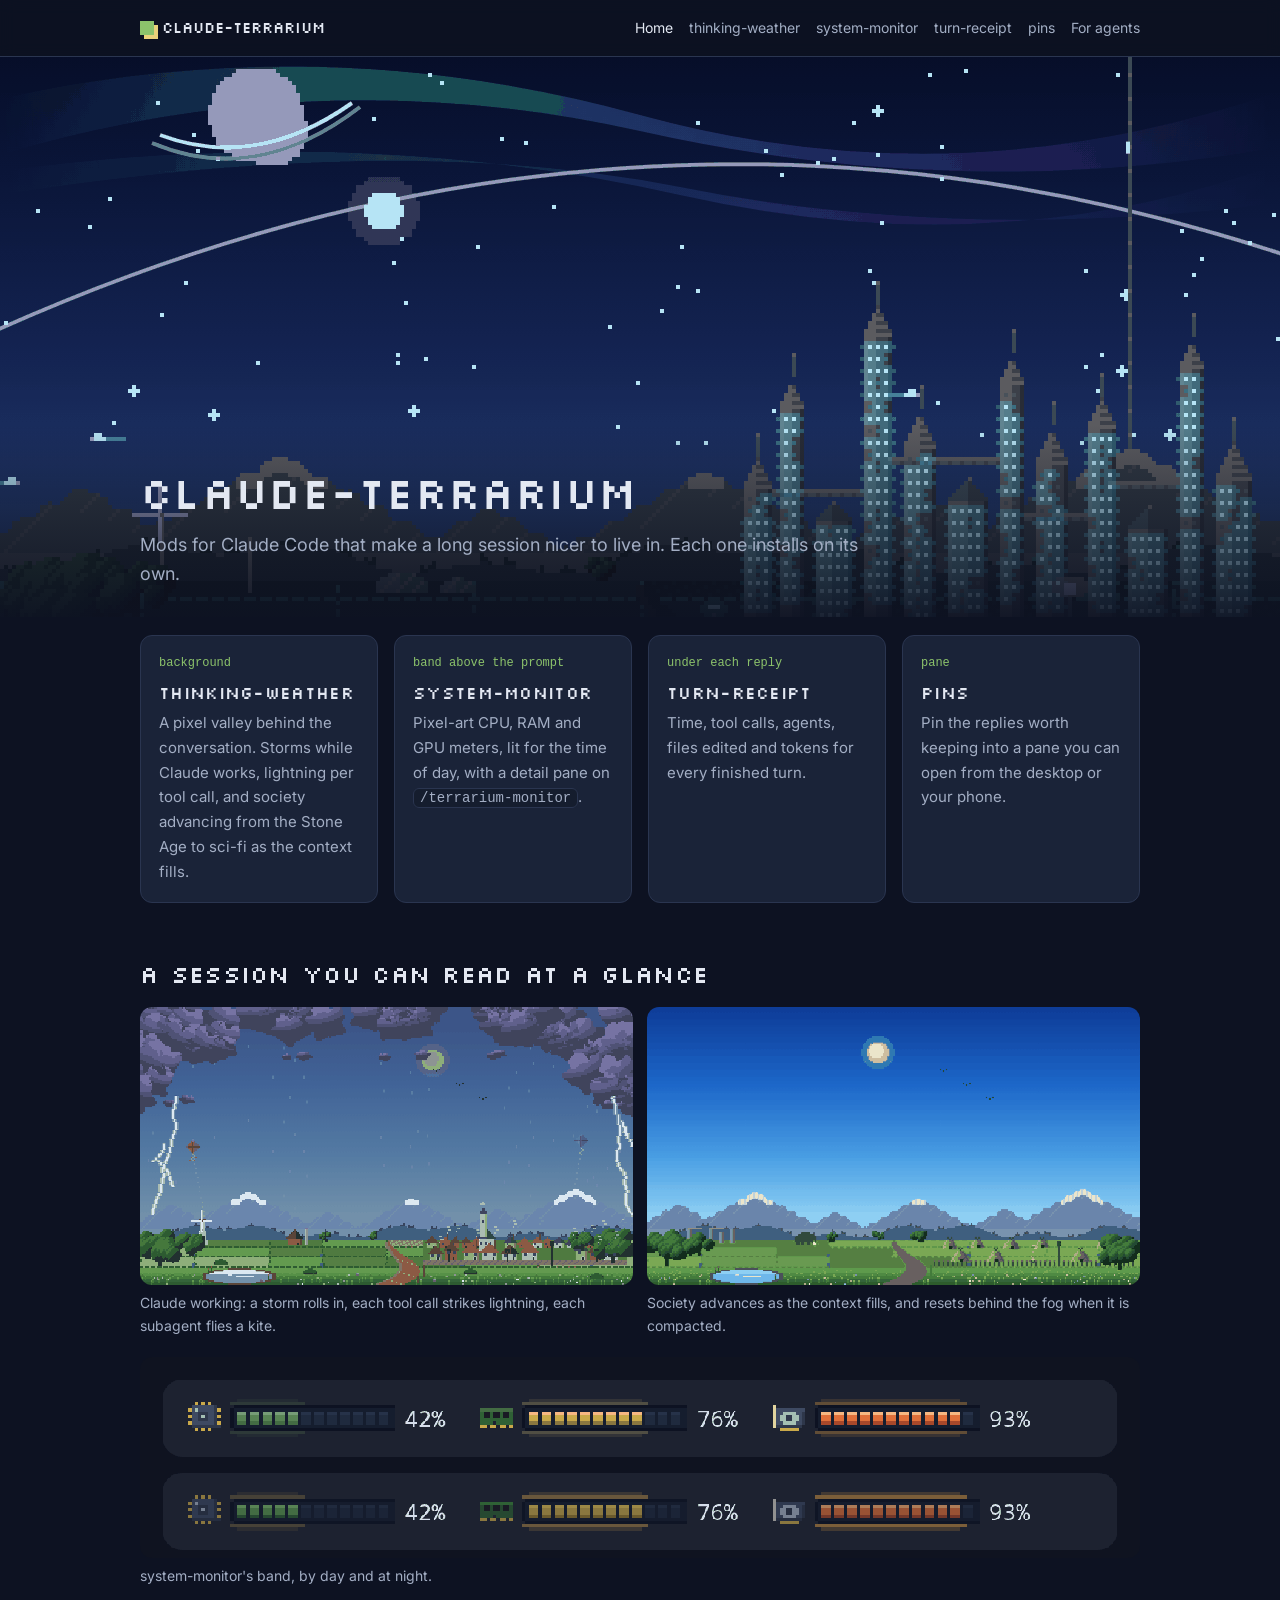
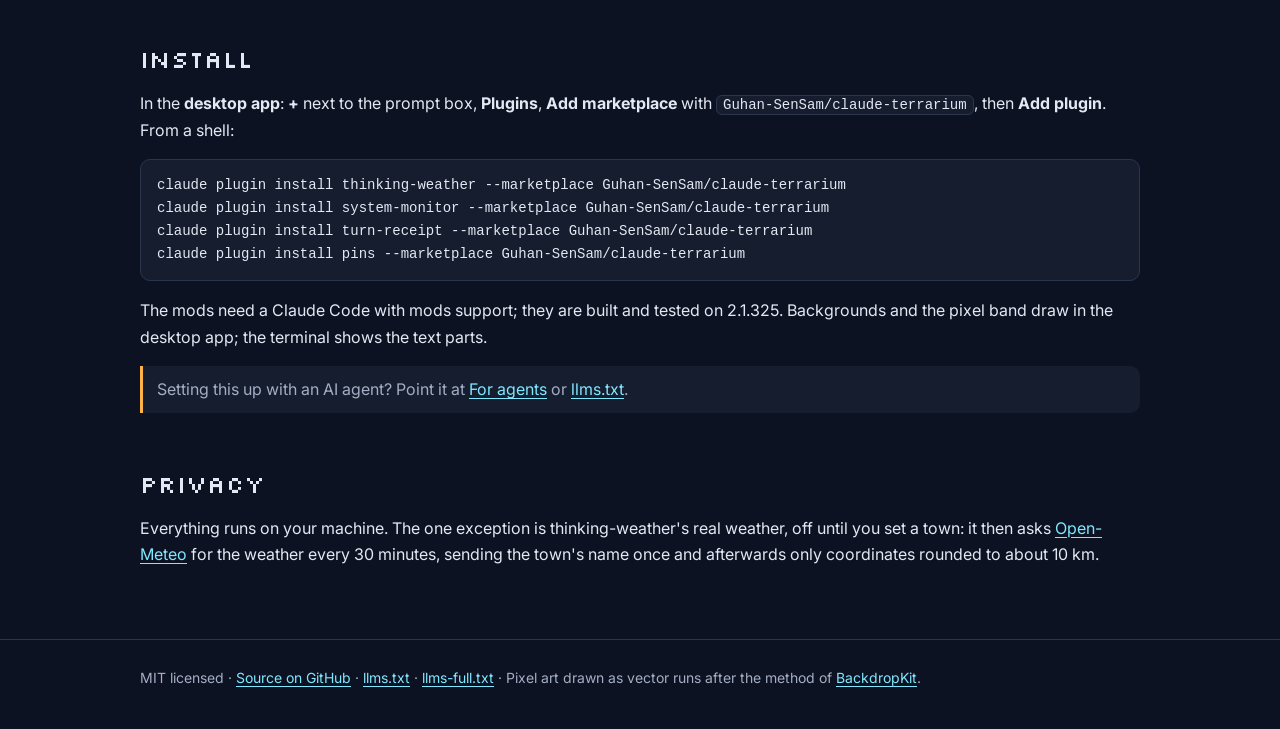
<file: docs/index.html>
<!doctype html>
<html lang="en">
<head>
<meta charset="utf-8">
<meta name="viewport" content="width=device-width, initial-scale=1">
<title>claude-terrarium: mods for Claude Code</title>
<meta name="description" content="A pixel-art world behind the conversation, a pixel system monitor, turn receipts and pinned replies for Claude Code.">
<link rel="alternate" type="text/plain" href="llms.txt" title="For AI agents">
<link rel="preconnect" href="https://fonts.googleapis.com">
<link rel="preconnect" href="https://fonts.gstatic.com" crossorigin>
<link href="https://fonts.googleapis.com/css2?family=Inter:wght@400;600&family=Silkscreen&display=swap" rel="stylesheet">
<link rel="stylesheet" href="style.css">
<meta property="og:title" content="claude-terrarium: mods for Claude Code">
<meta property="og:description" content="A pixel-art world behind the conversation, a pixel system monitor, turn receipts and pinned replies for Claude Code.">
<meta property="og:image" content="images/hero.png">
</head>
<body>
<header class="top"><div class="wrap">
<a class="brand" href="index.html">claude-terrarium</a>
<nav><a href="index.html" aria-current="page">Home</a> <a href="thinking-weather.html">thinking-weather</a> <a href="system-monitor.html">system-monitor</a> <a href="turn-receipt.html">turn-receipt</a> <a href="pins.html">pins</a> <a href="agents.html">For agents</a></nav>
</div></header>

<section class="hero">
<img src="images/hero.png" alt="A pixel-art valley at night: a sci-fi city of glowing spires under a ringed planet and an aurora" width="1280" height="720">
<div class="over"><div class="wrap">
<h1>claude-terrarium</h1>
<p class="lede">Mods for Claude Code that make a long session nicer to live in. Each one installs on its own.</p>
</div></div>
</section>
<main class="wrap">
<div class="cards">
<a class="card" href="thinking-weather.html"><span class="tag">background</span><h3>thinking-weather</h3><p>A pixel valley behind the conversation. Storms while Claude works, lightning per tool call, and society advancing from the Stone Age to sci-fi as the context fills.</p></a>
<a class="card" href="system-monitor.html"><span class="tag">band above the prompt</span><h3>system-monitor</h3><p>Pixel-art CPU, RAM and GPU meters, lit for the time of day, with a detail pane on <code>/terrarium-monitor</code>.</p></a>
<a class="card" href="turn-receipt.html"><span class="tag">under each reply</span><h3>turn-receipt</h3><p>Time, tool calls, agents, files edited and tokens for every finished turn.</p></a>
<a class="card" href="pins.html"><span class="tag">pane</span><h3>pins</h3><p>Pin the replies worth keeping into a pane you can open from the desktop or your phone.</p></a>
</div>

<h2>A session you can read at a glance</h2>
<div class="gallery">
<figure><img src="images/claude-working.png" alt="Storm clouds, rain, lightning and kites over the village" width="960" height="540"><figcaption>Claude working: a storm rolls in, each tool call strikes lightning, each subagent flies a kite.</figcaption></figure>
<figure><img src="images/eras.gif" alt="Stone Age, village, industrial town, modern city, sci-fi city, fog, Stone Age" width="640" height="360"><figcaption>Society advances as the context fills, and resets behind the fog when it is compacted.</figcaption></figure>
</div>
<figure class="wide"><img src="images/band.png" alt="Pixel-art CPU, RAM and GPU meters by day and at night" width="1240" height="250"><figcaption>system-monitor's band, by day and at night.</figcaption></figure>

<h2>Install</h2>
<p>In the <strong>desktop app</strong>: <strong>+</strong> next to the prompt box, <strong>Plugins</strong>, <strong>Add marketplace</strong> with <code>Guhan-SenSam/claude-terrarium</code>, then <strong>Add plugin</strong>. From a shell:</p>
<pre>claude plugin install thinking-weather --marketplace Guhan-SenSam/claude-terrarium
claude plugin install system-monitor --marketplace Guhan-SenSam/claude-terrarium
claude plugin install turn-receipt --marketplace Guhan-SenSam/claude-terrarium
claude plugin install pins --marketplace Guhan-SenSam/claude-terrarium</pre>
<p>The mods need a Claude Code with mods support; they are built and tested on 2.1.325. Backgrounds and the pixel band draw in the desktop app; the terminal shows the text parts.</p>
<p class="note">Setting this up with an AI agent? Point it at <a href="agents.html">For agents</a> or <a href="llms.txt">llms.txt</a>.</p>

<h2>Privacy</h2>
<p>Everything runs on your machine. The one exception is thinking-weather's real weather, off until you set a town: it then asks <a href="https://open-meteo.com">Open-Meteo</a> for the weather every 30 minutes, sending the town's name once and afterwards only coordinates rounded to about 10 km.</p>
</main>
<footer><div class="wrap">
MIT licensed · <a href="https://github.com/Guhan-SenSam/claude-terrarium">Source on GitHub</a> ·
<a href="llms.txt">llms.txt</a> · <a href="llms-full.txt">llms-full.txt</a> ·
Pixel art drawn as vector runs after the method of <a href="https://github.com/winchxyz/backdropkit">BackdropKit</a>.
</div></footer>
</body>
</html>
</file>
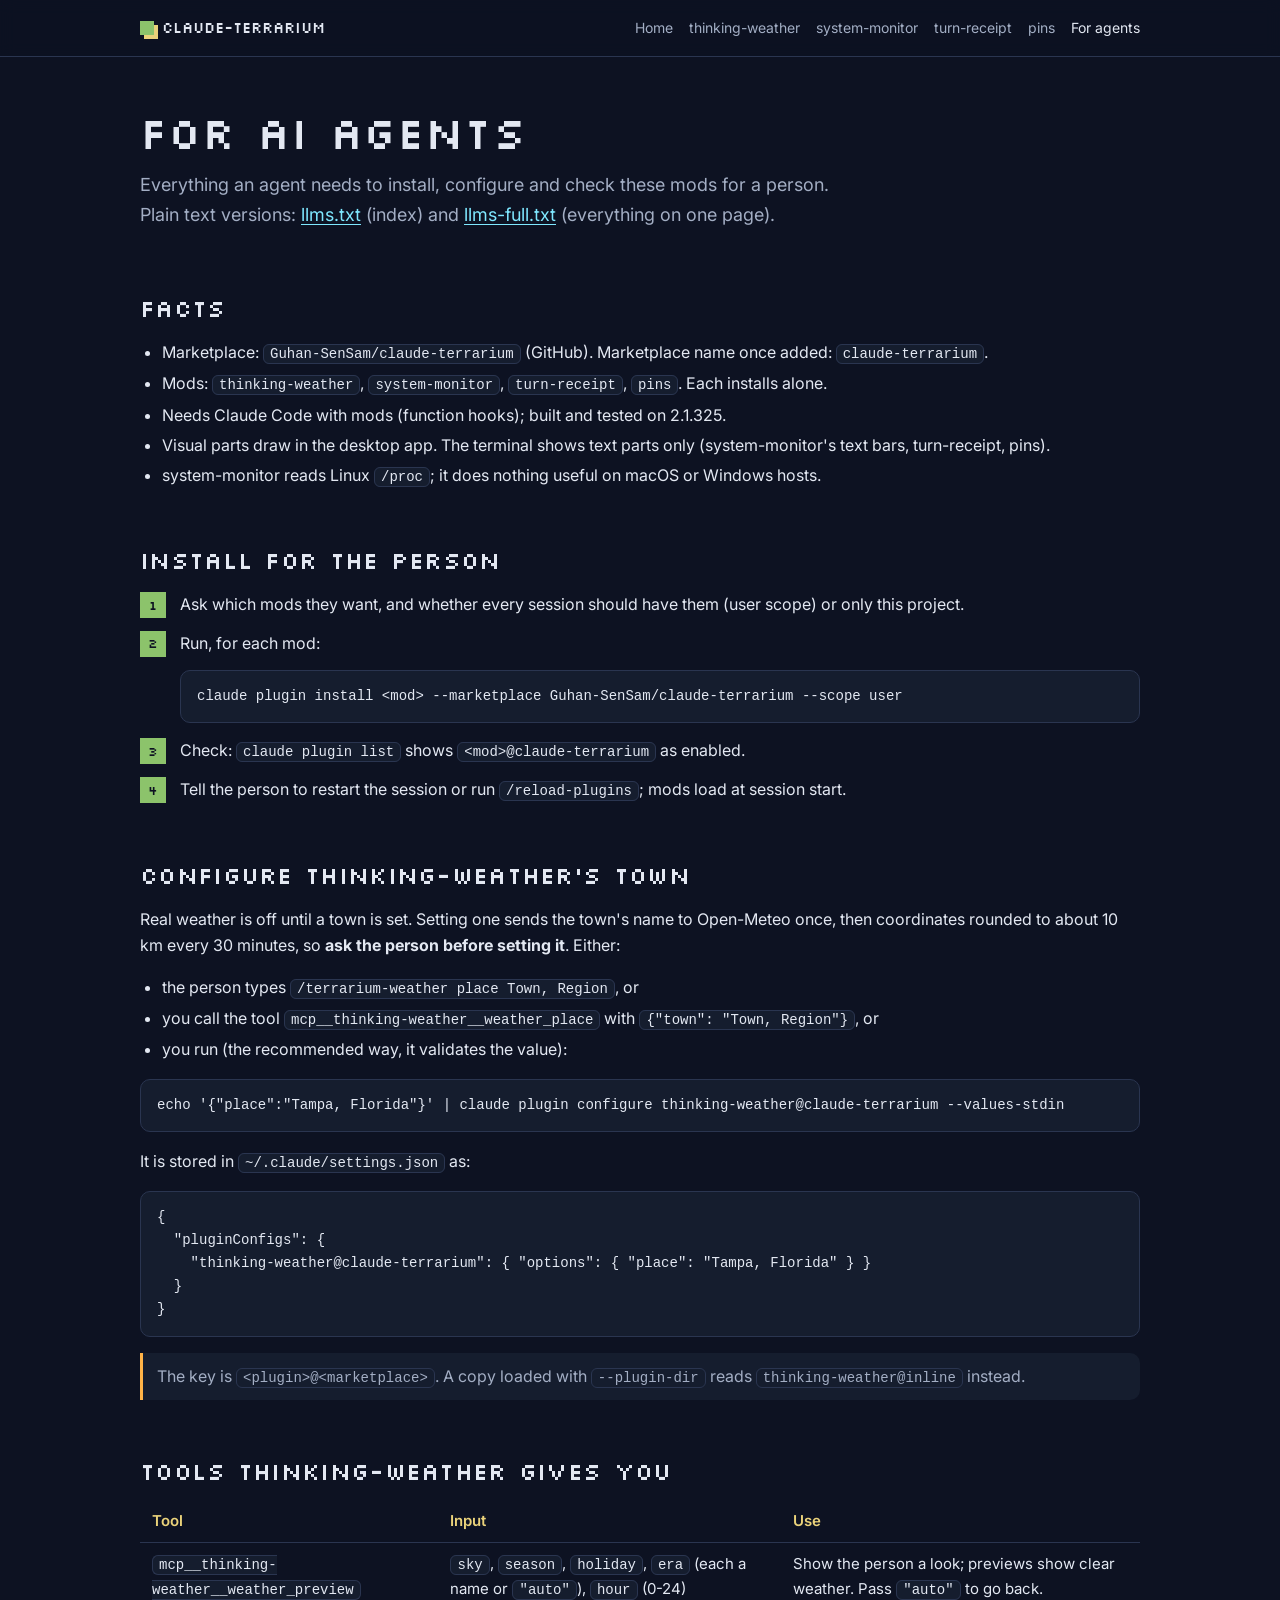
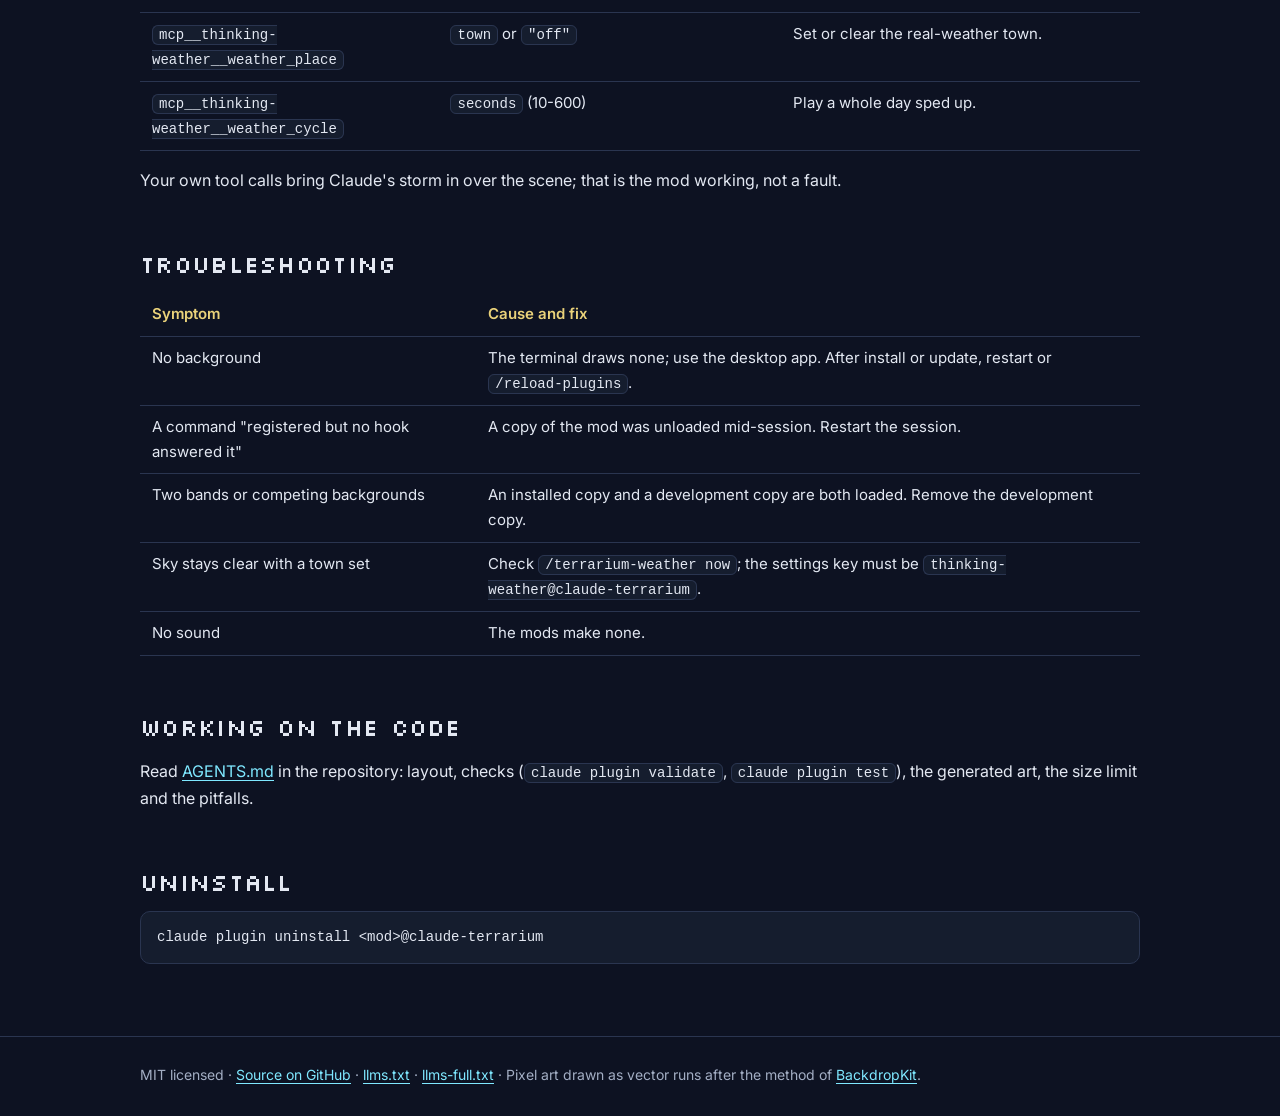
<file: docs/agents.html>
<!doctype html>
<html lang="en">
<head>
<meta charset="utf-8">
<meta name="viewport" content="width=device-width, initial-scale=1">
<title>For AI agents · claude-terrarium</title>
<meta name="description" content="How an AI agent installs, configures and checks the claude-terrarium Claude Code mods.">
<link rel="alternate" type="text/plain" href="llms.txt" title="For AI agents">
<link rel="preconnect" href="https://fonts.googleapis.com">
<link rel="preconnect" href="https://fonts.gstatic.com" crossorigin>
<link href="https://fonts.googleapis.com/css2?family=Inter:wght@400;600&family=Silkscreen&display=swap" rel="stylesheet">
<link rel="stylesheet" href="style.css">
<meta property="og:title" content="claude-terrarium: mods for Claude Code">
<meta property="og:description" content="How an AI agent installs, configures and checks the claude-terrarium Claude Code mods.">
<meta property="og:image" content="images/hero.png">
</head>
<body>
<header class="top"><div class="wrap">
<a class="brand" href="index.html">claude-terrarium</a>
<nav><a href="index.html">Home</a> <a href="thinking-weather.html">thinking-weather</a> <a href="system-monitor.html">system-monitor</a> <a href="turn-receipt.html">turn-receipt</a> <a href="pins.html">pins</a> <a href="agents.html" aria-current="page">For agents</a></nav>
</div></header>
<main class="wrap">
<div class="page-head">
<h1>For AI agents</h1>
<p class="lede">Everything an agent needs to install, configure and check these mods for a person. Plain text versions: <a href="llms.txt">llms.txt</a> (index) and <a href="llms-full.txt">llms-full.txt</a> (everything on one page).</p>
</div>

<h2>Facts</h2>
<ul>
<li>Marketplace: <code>Guhan-SenSam/claude-terrarium</code> (GitHub). Marketplace name once added: <code>claude-terrarium</code>.</li>
<li>Mods: <code>thinking-weather</code>, <code>system-monitor</code>, <code>turn-receipt</code>, <code>pins</code>. Each installs alone.</li>
<li>Needs Claude Code with mods (function hooks); built and tested on 2.1.325.</li>
<li>Visual parts draw in the desktop app. The terminal shows text parts only (system-monitor's text bars, turn-receipt, pins).</li>
<li>system-monitor reads Linux <code>/proc</code>; it does nothing useful on macOS or Windows hosts.</li>
</ul>

<h2>Install for the person</h2>
<ol class="steps">
<li>Ask which mods they want, and whether every session should have them (user scope) or only this project.</li>
<li>Run, for each mod: <pre>claude plugin install &lt;mod&gt; --marketplace Guhan-SenSam/claude-terrarium --scope user</pre></li>
<li>Check: <code>claude plugin list</code> shows <code>&lt;mod&gt;@claude-terrarium</code> as enabled.</li>
<li>Tell the person to restart the session or run <code>/reload-plugins</code>; mods load at session start.</li>
</ol>

<h2>Configure thinking-weather's town</h2>
<p>Real weather is off until a town is set. Setting one sends the town's name to Open-Meteo once, then coordinates rounded to about 10 km every 30 minutes, so <strong>ask the person before setting it</strong>. Either:</p>
<ul>
<li>the person types <code>/terrarium-weather place Town, Region</code>, or</li>
<li>you call the tool <code>mcp__thinking-weather__weather_place</code> with <code>{"town": "Town, Region"}</code>, or</li>
<li>you run (the recommended way, it validates the value):</li>
</ul>
<pre>echo '{"place":"Tampa, Florida"}' | claude plugin configure thinking-weather@claude-terrarium --values-stdin</pre>
<p>It is stored in <code>~/.claude/settings.json</code> as:</p>
<pre>{
  "pluginConfigs": {
    "thinking-weather@claude-terrarium": { "options": { "place": "Tampa, Florida" } }
  }
}</pre>
<p class="note">The key is <code>&lt;plugin&gt;@&lt;marketplace&gt;</code>. A copy loaded with <code>--plugin-dir</code> reads <code>thinking-weather@inline</code> instead.</p>

<h2>Tools thinking-weather gives you</h2>
<table>
<tr><th>Tool</th><th>Input</th><th>Use</th></tr>
<tr><td><code>mcp__thinking-weather__weather_preview</code></td><td><code>sky</code>, <code>season</code>, <code>holiday</code>, <code>era</code> (each a name or <code>"auto"</code>), <code>hour</code> (0-24)</td><td>Show the person a look; previews show clear weather. Pass <code>"auto"</code> to go back.</td></tr>
<tr><td><code>mcp__thinking-weather__weather_place</code></td><td><code>town</code> or <code>"off"</code></td><td>Set or clear the real-weather town.</td></tr>
<tr><td><code>mcp__thinking-weather__weather_cycle</code></td><td><code>seconds</code> (10-600)</td><td>Play a whole day sped up.</td></tr>
</table>
<p>Your own tool calls bring Claude's storm in over the scene; that is the mod working, not a fault.</p>

<h2>Troubleshooting</h2>
<table>
<tr><th>Symptom</th><th>Cause and fix</th></tr>
<tr><td>No background</td><td>The terminal draws none; use the desktop app. After install or update, restart or <code>/reload-plugins</code>.</td></tr>
<tr><td>A command "registered but no hook answered it"</td><td>A copy of the mod was unloaded mid-session. Restart the session.</td></tr>
<tr><td>Two bands or competing backgrounds</td><td>An installed copy and a development copy are both loaded. Remove the development copy.</td></tr>
<tr><td>Sky stays clear with a town set</td><td>Check <code>/terrarium-weather now</code>; the settings key must be <code>thinking-weather@claude-terrarium</code>.</td></tr>
<tr><td>No sound</td><td>The mods make none.</td></tr>
</table>

<h2>Working on the code</h2>
<p>Read <a href="https://github.com/Guhan-SenSam/claude-terrarium/blob/main/AGENTS.md">AGENTS.md</a> in the repository: layout, checks (<code>claude plugin validate</code>, <code>claude plugin test</code>), the generated art, the size limit and the pitfalls.</p>

<h2>Uninstall</h2>
<pre>claude plugin uninstall &lt;mod&gt;@claude-terrarium</pre>
</main>
<footer><div class="wrap">
MIT licensed · <a href="https://github.com/Guhan-SenSam/claude-terrarium">Source on GitHub</a> ·
<a href="llms.txt">llms.txt</a> · <a href="llms-full.txt">llms-full.txt</a> ·
Pixel art drawn as vector runs after the method of <a href="https://github.com/winchxyz/backdropkit">BackdropKit</a>.
</div></footer>
</body>
</html>
</file>
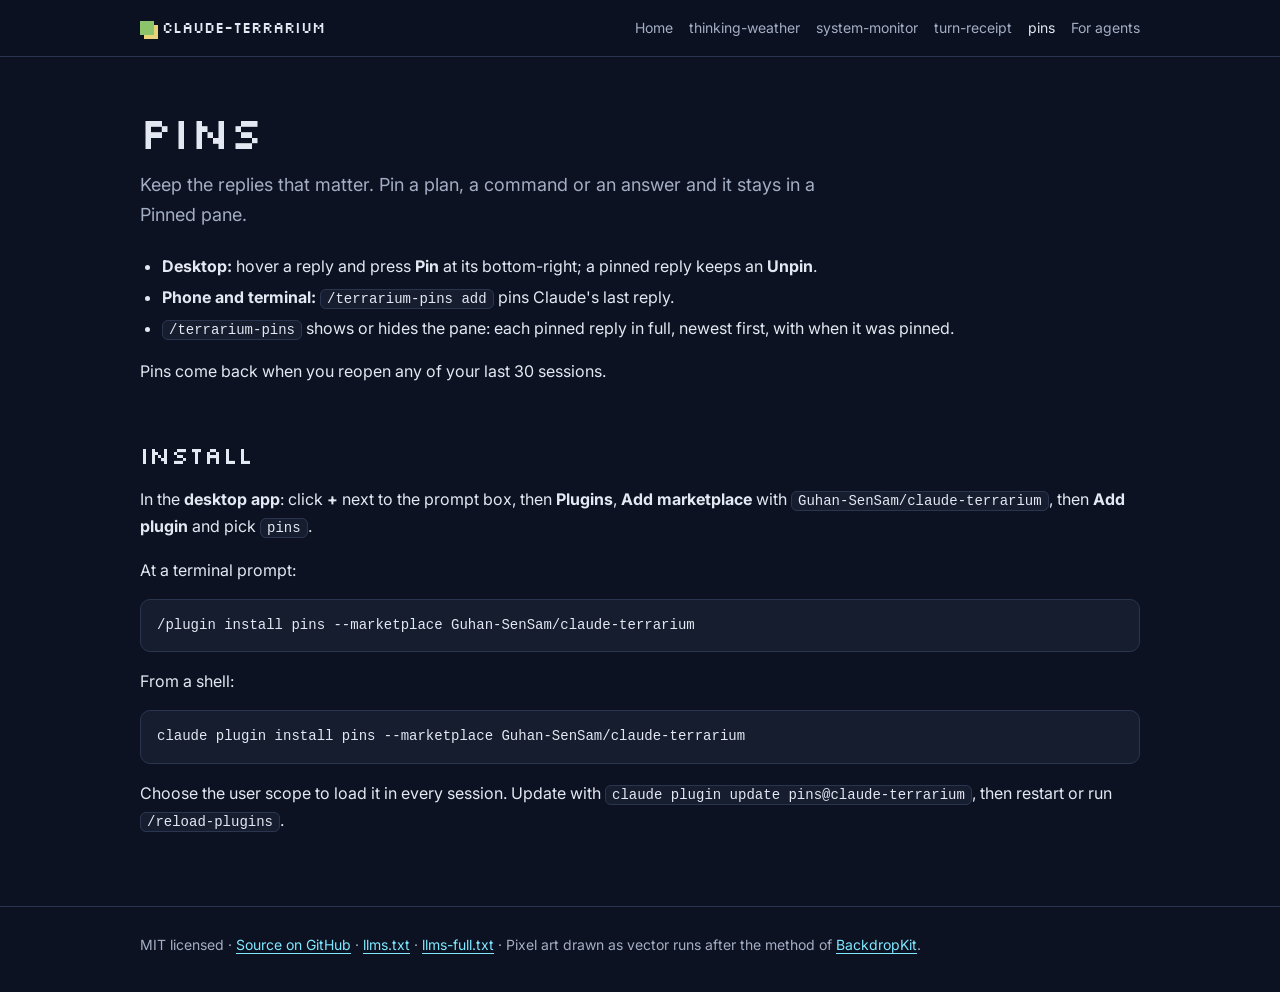
<file: docs/pins.html>
<!doctype html>
<html lang="en">
<head>
<meta charset="utf-8">
<meta name="viewport" content="width=device-width, initial-scale=1">
<title>pins · claude-terrarium</title>
<meta name="description" content="Pin Claude Code replies into a pane you can come back to.">
<link rel="alternate" type="text/plain" href="llms.txt" title="For AI agents">
<link rel="preconnect" href="https://fonts.googleapis.com">
<link rel="preconnect" href="https://fonts.gstatic.com" crossorigin>
<link href="https://fonts.googleapis.com/css2?family=Inter:wght@400;600&family=Silkscreen&display=swap" rel="stylesheet">
<link rel="stylesheet" href="style.css">
<meta property="og:title" content="pins · claude-terrarium">
<meta property="og:description" content="Pin Claude Code replies into a pane you can come back to.">
<meta property="og:image" content="images/hero.png">
</head>
<body>
<header class="top"><div class="wrap">
<a class="brand" href="index.html">claude-terrarium</a>
<nav><a href="index.html">Home</a> <a href="thinking-weather.html">thinking-weather</a> <a href="system-monitor.html">system-monitor</a> <a href="turn-receipt.html">turn-receipt</a> <a href="pins.html" aria-current="page">pins</a> <a href="agents.html">For agents</a></nav>
</div></header>

<main class="wrap">
<div class="page-head">
<h1>pins</h1>
<p class="lede">Keep the replies that matter. Pin a plan, a command or an answer and it stays in a Pinned pane.</p>
</div>
<ul>
<li><strong>Desktop:</strong> hover a reply and press <strong>Pin</strong> at its bottom-right; a pinned reply keeps an <strong>Unpin</strong>.</li>
<li><strong>Phone and terminal:</strong> <code>/terrarium-pins add</code> pins Claude's last reply.</li>
<li><code>/terrarium-pins</code> shows or hides the pane: each pinned reply in full, newest first, with when it was pinned.</li>
</ul>
<p>Pins come back when you reopen any of your last 30 sessions.</p>
<h2 id="install">Install</h2>
<p>In the <strong>desktop app</strong>: click <strong>+</strong> next to the prompt box, then <strong>Plugins</strong>, <strong>Add marketplace</strong> with <code>Guhan-SenSam/claude-terrarium</code>, then <strong>Add plugin</strong> and pick <code>pins</code>.</p>
<p>At a terminal prompt:</p>
<pre>/plugin install pins --marketplace Guhan-SenSam/claude-terrarium</pre>
<p>From a shell:</p>
<pre>claude plugin install pins --marketplace Guhan-SenSam/claude-terrarium</pre>
<p>Choose the user scope to load it in every session. Update with <code>claude plugin update pins@claude-terrarium</code>, then restart or run <code>/reload-plugins</code>.</p>

</main>
<footer><div class="wrap">
MIT licensed · <a href="https://github.com/Guhan-SenSam/claude-terrarium">Source on GitHub</a> ·
<a href="llms.txt">llms.txt</a> · <a href="llms-full.txt">llms-full.txt</a> ·
Pixel art drawn as vector runs after the method of <a href="https://github.com/winchxyz/backdropkit">BackdropKit</a>.
</div></footer>
</body>
</html>
</file>
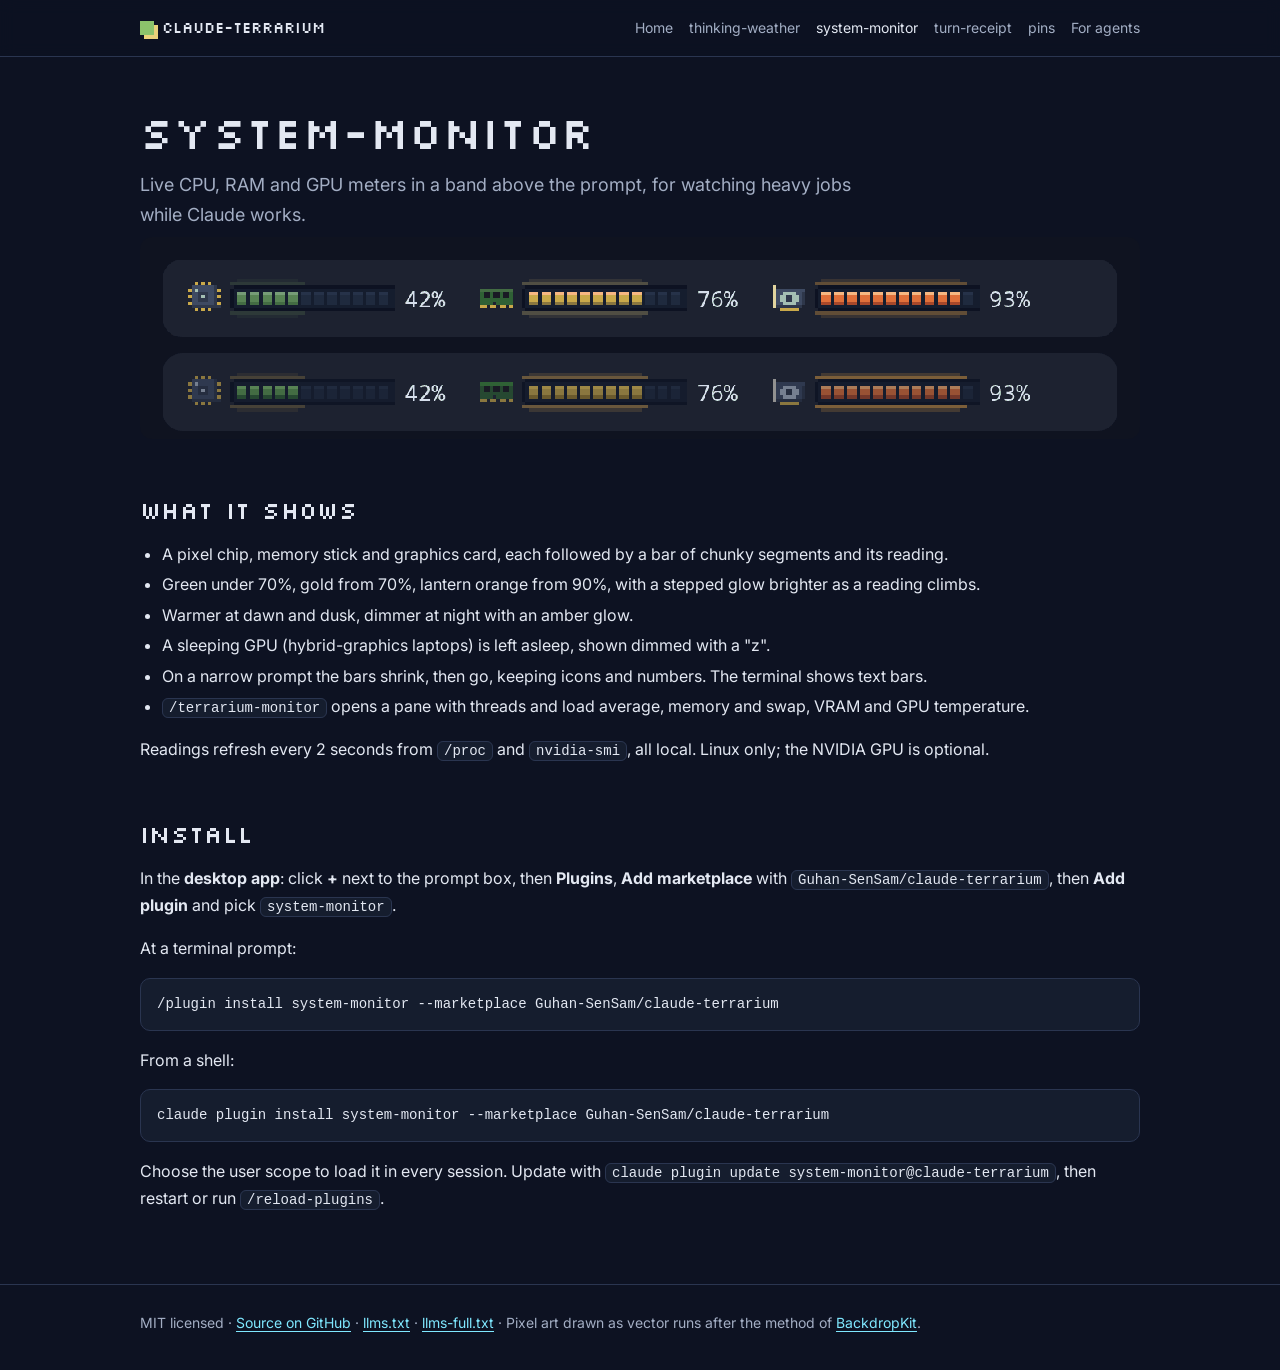
<file: docs/system-monitor.html>
<!doctype html>
<html lang="en">
<head>
<meta charset="utf-8">
<meta name="viewport" content="width=device-width, initial-scale=1">
<title>system-monitor · claude-terrarium</title>
<meta name="description" content="Pixel-art CPU, RAM and GPU meters above the Claude Code prompt, lit for the time of day.">
<link rel="alternate" type="text/plain" href="llms.txt" title="For AI agents">
<link rel="preconnect" href="https://fonts.googleapis.com">
<link rel="preconnect" href="https://fonts.gstatic.com" crossorigin>
<link href="https://fonts.googleapis.com/css2?family=Inter:wght@400;600&family=Silkscreen&display=swap" rel="stylesheet">
<link rel="stylesheet" href="style.css">
<meta property="og:title" content="system-monitor · claude-terrarium">
<meta property="og:description" content="Pixel-art CPU, RAM and GPU meters above the Claude Code prompt, lit for the time of day.">
<meta property="og:image" content="images/hero.png">
</head>
<body>
<header class="top"><div class="wrap">
<a class="brand" href="index.html">claude-terrarium</a>
<nav><a href="index.html">Home</a> <a href="thinking-weather.html">thinking-weather</a> <a href="system-monitor.html" aria-current="page">system-monitor</a> <a href="turn-receipt.html">turn-receipt</a> <a href="pins.html">pins</a> <a href="agents.html">For agents</a></nav>
</div></header>

<main class="wrap">
<div class="page-head">
<h1>system-monitor</h1>
<p class="lede">Live CPU, RAM and GPU meters in a band above the prompt, for watching heavy jobs while Claude works.</p>
</div>
<img src="images/band.png" alt="Pixel-art CPU, RAM and GPU meters by day and at night" width="1240" height="250">
<h2>What it shows</h2>
<ul>
<li>A pixel chip, memory stick and graphics card, each followed by a bar of chunky segments and its reading.</li>
<li>Green under 70%, gold from 70%, lantern orange from 90%, with a stepped glow brighter as a reading climbs.</li>
<li>Warmer at dawn and dusk, dimmer at night with an amber glow.</li>
<li>A sleeping GPU (hybrid-graphics laptops) is left asleep, shown dimmed with a "z".</li>
<li>On a narrow prompt the bars shrink, then go, keeping icons and numbers. The terminal shows text bars.</li>
<li><code>/terrarium-monitor</code> opens a pane with threads and load average, memory and swap, VRAM and GPU temperature.</li>
</ul>
<p>Readings refresh every 2 seconds from <code>/proc</code> and <code>nvidia-smi</code>, all local. Linux only; the NVIDIA GPU is optional.</p>
<h2 id="install">Install</h2>
<p>In the <strong>desktop app</strong>: click <strong>+</strong> next to the prompt box, then <strong>Plugins</strong>, <strong>Add marketplace</strong> with <code>Guhan-SenSam/claude-terrarium</code>, then <strong>Add plugin</strong> and pick <code>system-monitor</code>.</p>
<p>At a terminal prompt:</p>
<pre>/plugin install system-monitor --marketplace Guhan-SenSam/claude-terrarium</pre>
<p>From a shell:</p>
<pre>claude plugin install system-monitor --marketplace Guhan-SenSam/claude-terrarium</pre>
<p>Choose the user scope to load it in every session. Update with <code>claude plugin update system-monitor@claude-terrarium</code>, then restart or run <code>/reload-plugins</code>.</p>

</main>
<footer><div class="wrap">
MIT licensed · <a href="https://github.com/Guhan-SenSam/claude-terrarium">Source on GitHub</a> ·
<a href="llms.txt">llms.txt</a> · <a href="llms-full.txt">llms-full.txt</a> ·
Pixel art drawn as vector runs after the method of <a href="https://github.com/winchxyz/backdropkit">BackdropKit</a>.
</div></footer>
</body>
</html>
</file>
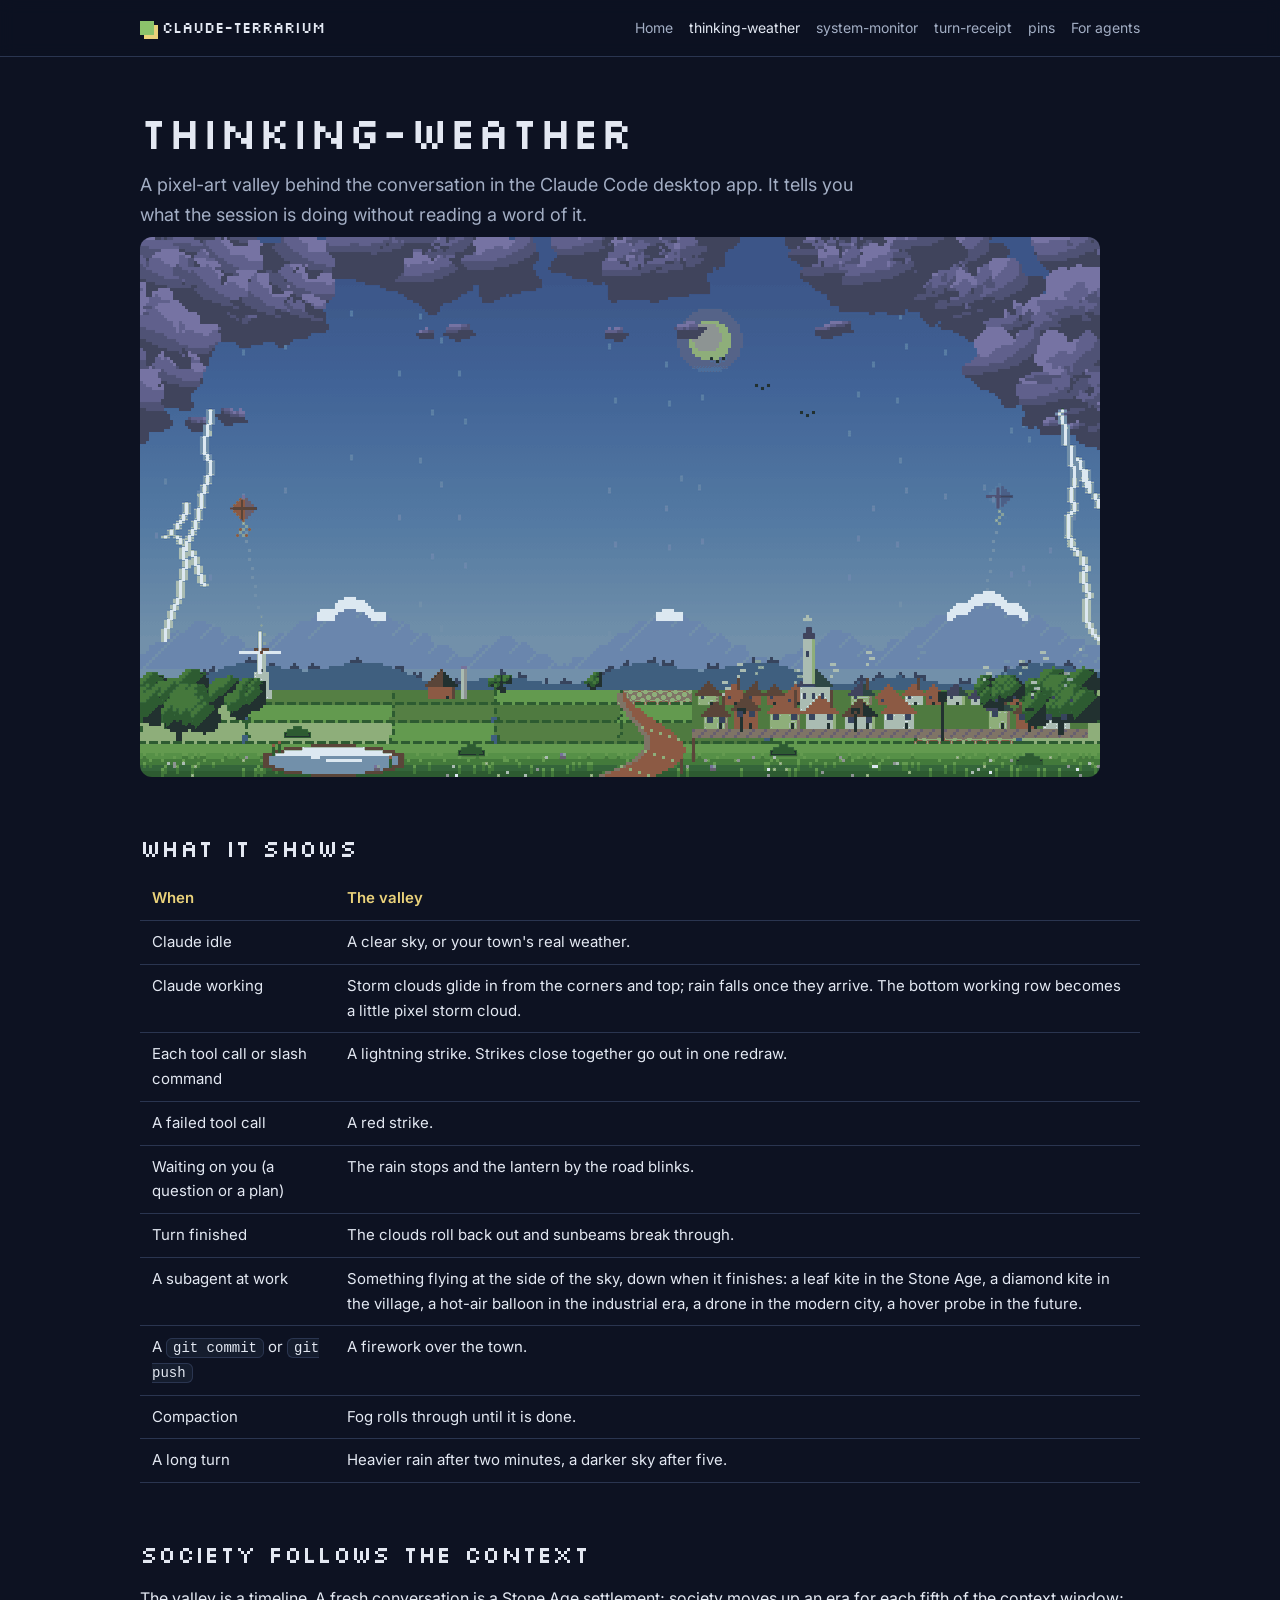
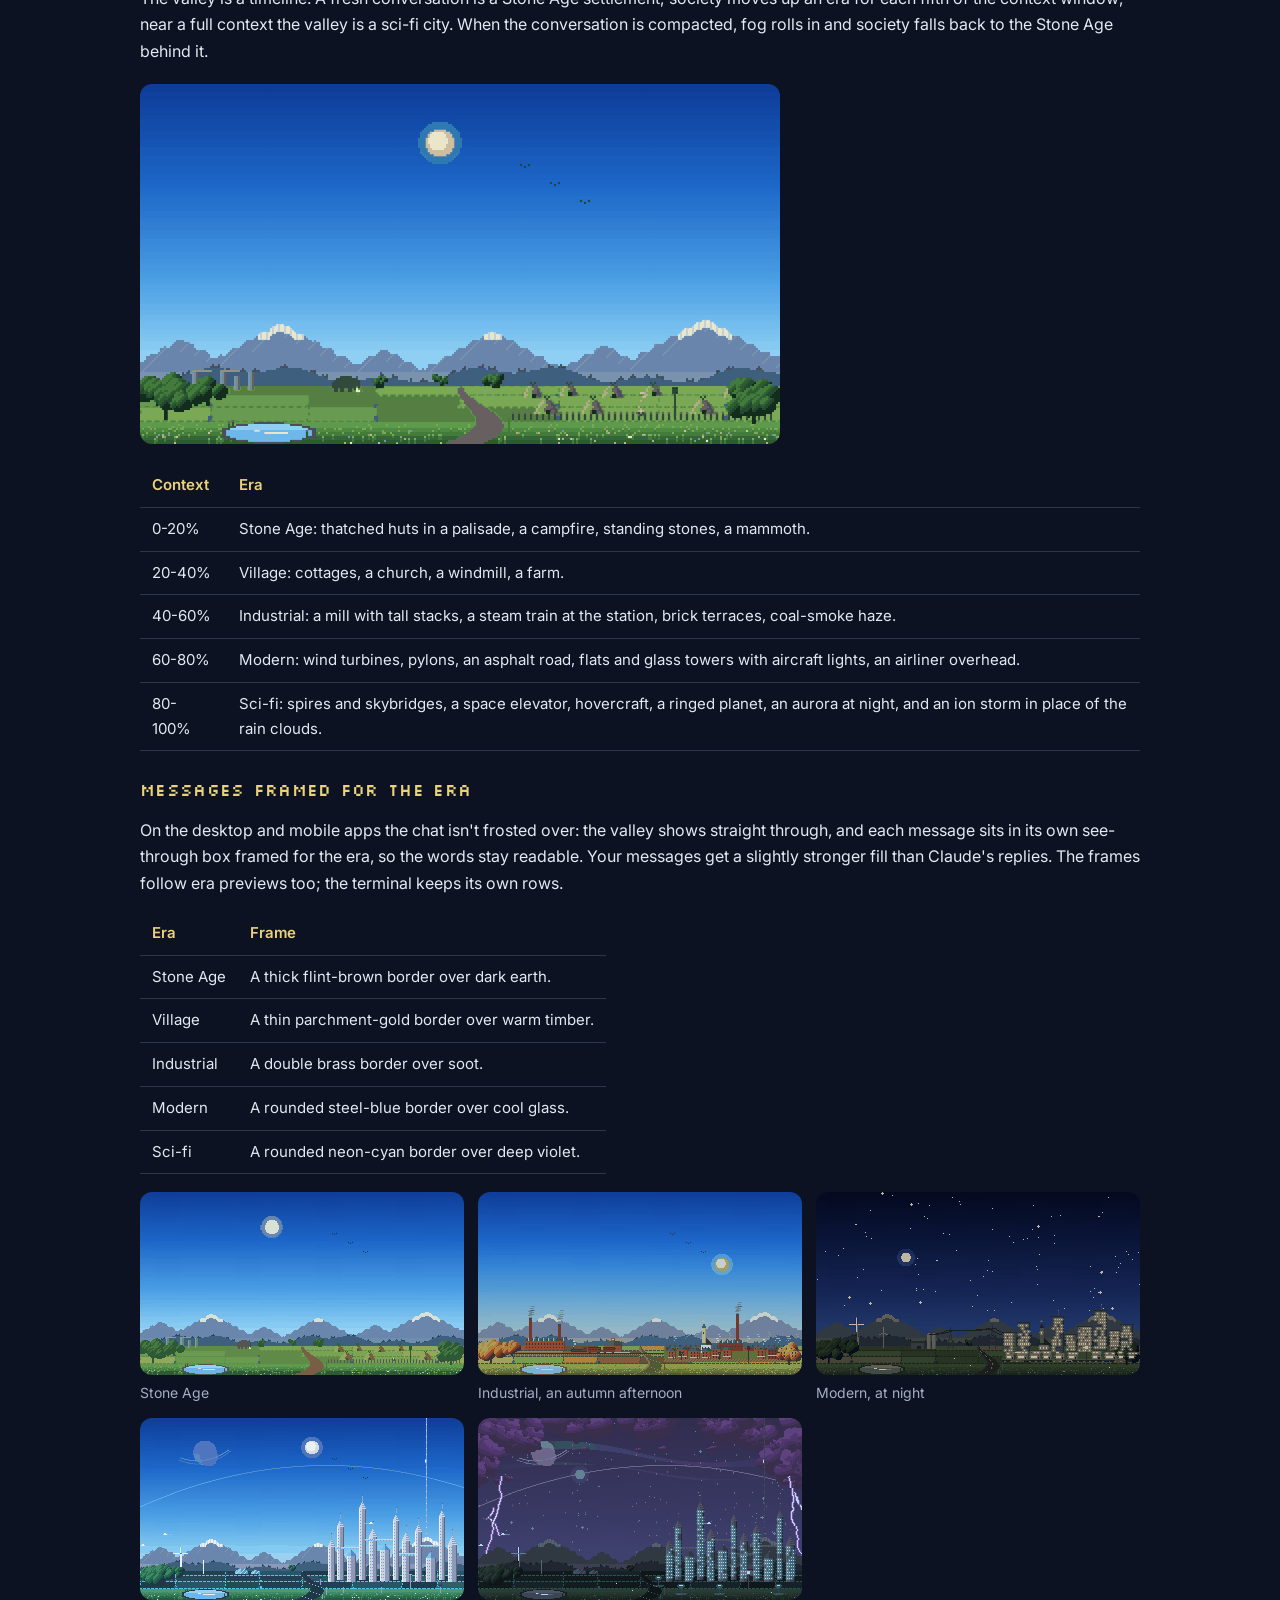
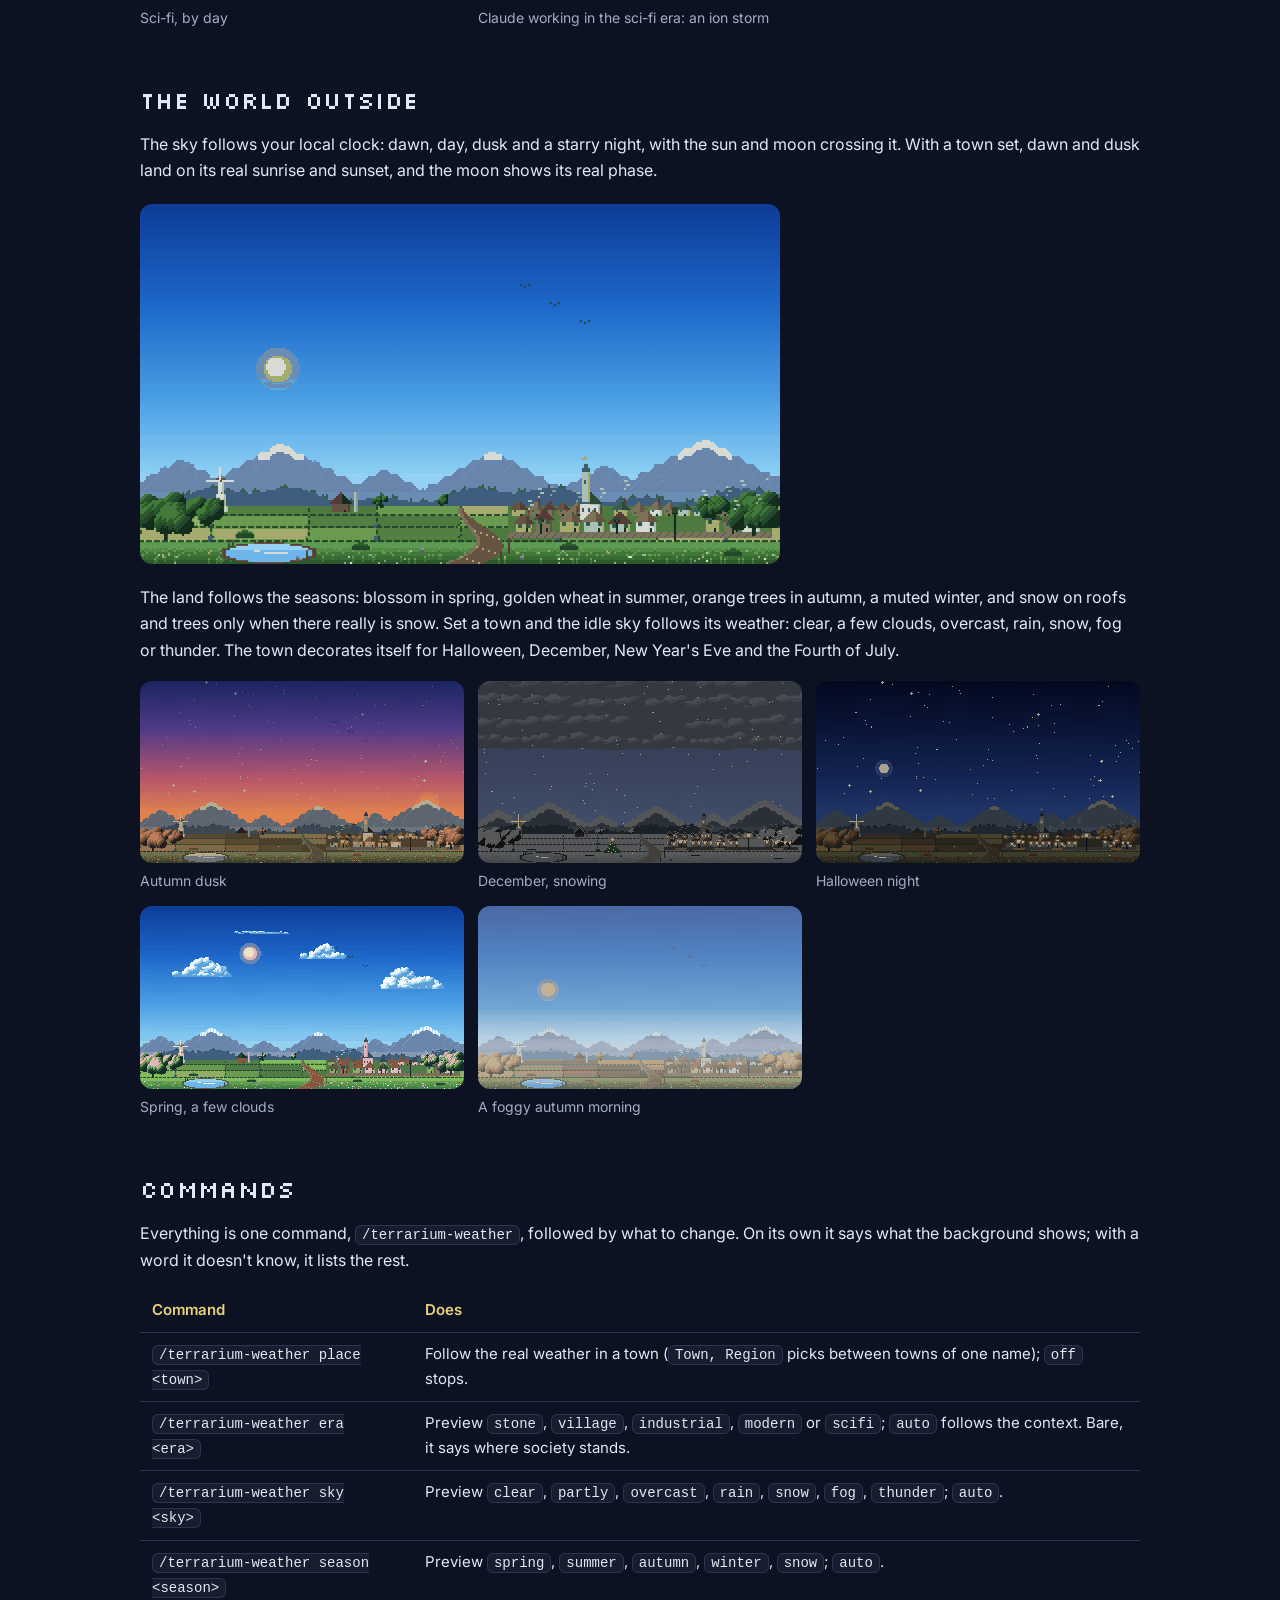
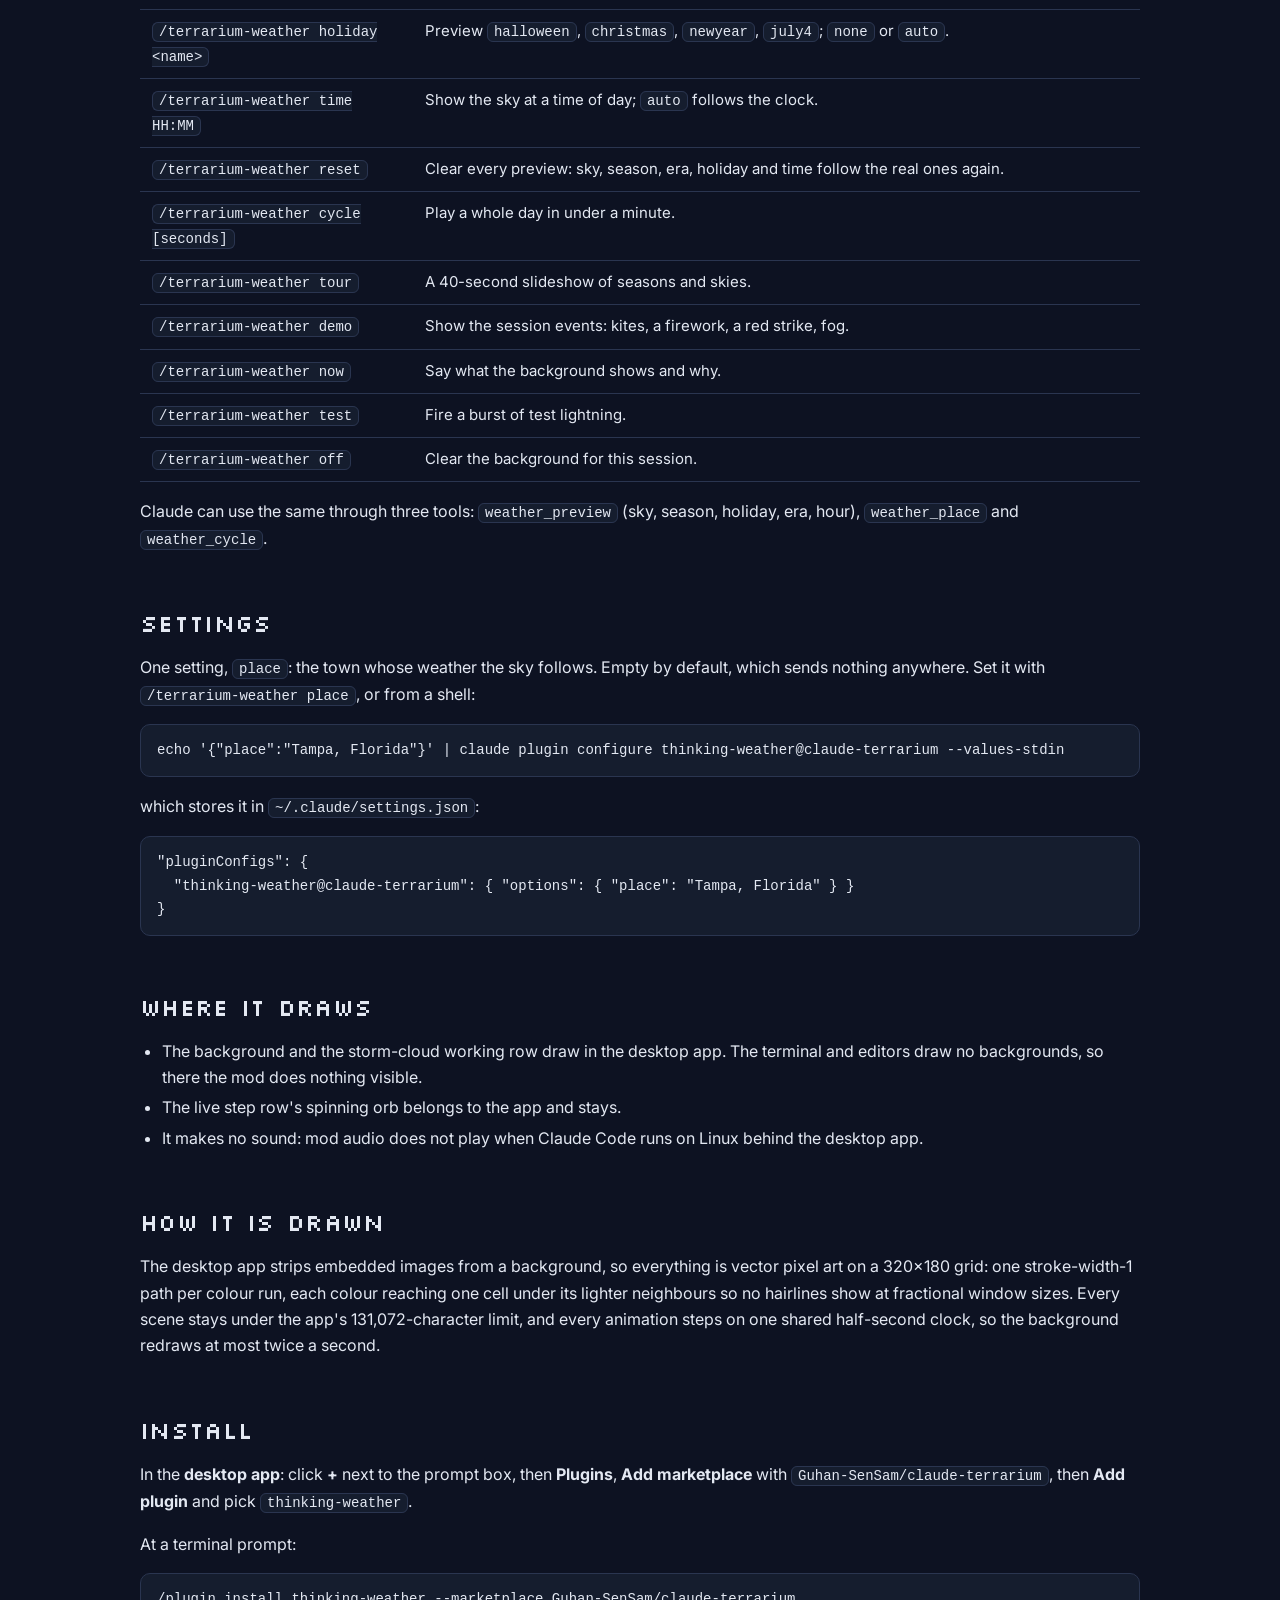
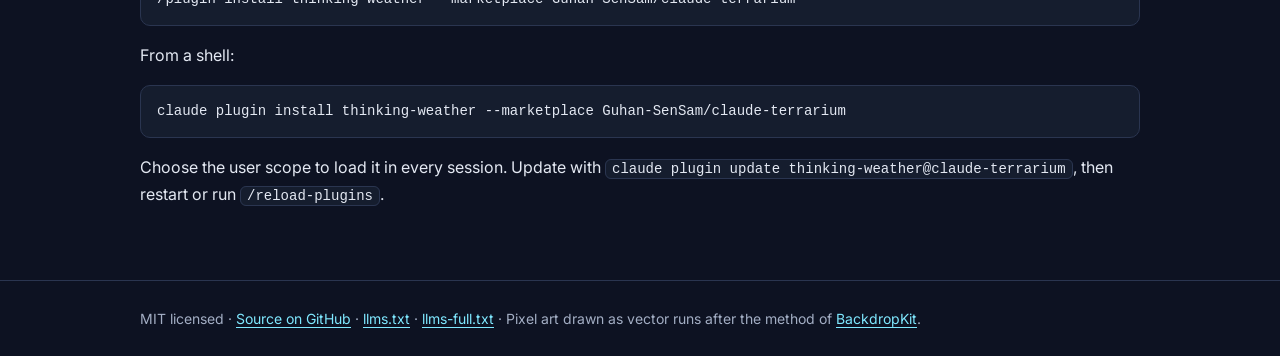
<file: docs/thinking-weather.html>
<!doctype html>
<html lang="en">
<head>
<meta charset="utf-8">
<meta name="viewport" content="width=device-width, initial-scale=1">
<title>thinking-weather · claude-terrarium</title>
<meta name="description" content="A pixel-art valley behind the Claude Code conversation that reacts to the session, the context, the clock, the seasons and the real weather.">
<link rel="alternate" type="text/plain" href="llms.txt" title="For AI agents">
<link rel="preconnect" href="https://fonts.googleapis.com">
<link rel="preconnect" href="https://fonts.gstatic.com" crossorigin>
<link href="https://fonts.googleapis.com/css2?family=Inter:wght@400;600&family=Silkscreen&display=swap" rel="stylesheet">
<link rel="stylesheet" href="style.css">
<meta property="og:title" content="thinking-weather · claude-terrarium">
<meta property="og:description" content="A pixel-art valley behind the Claude Code conversation that reacts to the session, the context, the clock, the seasons and the real weather.">
<meta property="og:image" content="images/hero.png">
</head>
<body>
<header class="top"><div class="wrap">
<a class="brand" href="index.html">claude-terrarium</a>
<nav><a href="index.html">Home</a> <a href="thinking-weather.html" aria-current="page">thinking-weather</a> <a href="system-monitor.html">system-monitor</a> <a href="turn-receipt.html">turn-receipt</a> <a href="pins.html">pins</a> <a href="agents.html">For agents</a></nav>
</div></header>

<main class="wrap">
<div class="page-head">
<h1>thinking-weather</h1>
<p class="lede">A pixel-art valley behind the conversation in the Claude Code desktop app. It tells you what the session is doing without reading a word of it.</p>
</div>
<img src="images/claude-working.png" alt="Storm clouds, rain, lightning and kites over the village" width="960" height="540">

<h2>What it shows</h2>
<table>
<tr><th>When</th><th>The valley</th></tr>
<tr><td>Claude idle</td><td>A clear sky, or your town's real weather.</td></tr>
<tr><td>Claude working</td><td>Storm clouds glide in from the corners and top; rain falls once they arrive. The bottom working row becomes a little pixel storm cloud.</td></tr>
<tr><td>Each tool call or slash command</td><td>A lightning strike. Strikes close together go out in one redraw.</td></tr>
<tr><td>A failed tool call</td><td>A red strike.</td></tr>
<tr><td>Waiting on you (a question or a plan)</td><td>The rain stops and the lantern by the road blinks.</td></tr>
<tr><td>Turn finished</td><td>The clouds roll back out and sunbeams break through.</td></tr>
<tr><td>A subagent at work</td><td>Something flying at the side of the sky, down when it finishes: a leaf kite in the Stone Age, a diamond kite in the village, a hot-air balloon in the industrial era, a drone in the modern city, a hover probe in the future.</td></tr>
<tr><td>A <code>git commit</code> or <code>git push</code></td><td>A firework over the town.</td></tr>
<tr><td>Compaction</td><td>Fog rolls through until it is done.</td></tr>
<tr><td>A long turn</td><td>Heavier rain after two minutes, a darker sky after five.</td></tr>
</table>

<h2 id="eras">Society follows the context</h2>
<p>The valley is a timeline. A fresh conversation is a Stone Age settlement; society moves up an era for each fifth of the context window; near a full context the valley is a sci-fi city. When the conversation is compacted, fog rolls in and society falls back to the Stone Age behind it.</p>
<figure class="wide"><img src="images/eras.gif" alt="Stone Age, village, industrial town, modern city, sci-fi city, fog, Stone Age" width="640" height="360"></figure>
<table>
<tr><th>Context</th><th>Era</th></tr>
<tr><td>0-20%</td><td>Stone Age: thatched huts in a palisade, a campfire, standing stones, a mammoth.</td></tr>
<tr><td>20-40%</td><td>Village: cottages, a church, a windmill, a farm.</td></tr>
<tr><td>40-60%</td><td>Industrial: a mill with tall stacks, a steam train at the station, brick terraces, coal-smoke haze.</td></tr>
<tr><td>60-80%</td><td>Modern: wind turbines, pylons, an asphalt road, flats and glass towers with aircraft lights, an airliner overhead.</td></tr>
<tr><td>80-100%</td><td>Sci-fi: spires and skybridges, a space elevator, hovercraft, a ringed planet, an aurora at night, and an ion storm in place of the rain clouds.</td></tr>
</table>
<h3 id="frames">Messages framed for the era</h3>
<p>On the desktop and mobile apps the chat isn't frosted over: the valley shows straight through, and each message sits in its own see-through box framed for the era, so the words stay readable. Your messages get a slightly stronger fill than Claude's replies. The frames follow era previews too; the terminal keeps its own rows.</p>
<table>
<tr><th>Era</th><th>Frame</th></tr>
<tr><td>Stone Age</td><td>A thick flint-brown border over dark earth.</td></tr>
<tr><td>Village</td><td>A thin parchment-gold border over warm timber.</td></tr>
<tr><td>Industrial</td><td>A double brass border over soot.</td></tr>
<tr><td>Modern</td><td>A rounded steel-blue border over cool glass.</td></tr>
<tr><td>Sci-fi</td><td>A rounded neon-cyan border over deep violet.</td></tr>
</table>
<div class="gallery">
<figure><img src="images/stone-age.png" alt="Stone Age huts and a mammoth" width="960" height="540"><figcaption>Stone Age</figcaption></figure>
<figure><img src="images/industrial.png" alt="The industrial town: mill stacks, a steam train and brick terraces" width="960" height="540"><figcaption>Industrial, an autumn afternoon</figcaption></figure>
<figure><img src="images/modern-night.png" alt="The modern city at night: lit towers, wind turbines and pylons" width="960" height="540"><figcaption>Modern, at night</figcaption></figure>
<figure><img src="images/scifi-day.png" alt="The sci-fi city by day" width="960" height="540"><figcaption>Sci-fi, by day</figcaption></figure>
<figure><img src="images/ion-storm.png" alt="A violet ion storm with neon lightning" width="960" height="540"><figcaption>Claude working in the sci-fi era: an ion storm</figcaption></figure>
</div>

<h2 id="outside">The world outside</h2>
<p>The sky follows your local clock: dawn, day, dusk and a starry night, with the sun and moon crossing it. With a town set, dawn and dusk land on its real sunrise and sunset, and the moon shows its real phase.</p>
<figure class="wide"><img src="images/day-cycle.gif" alt="A day in the valley, dawn to night" width="640" height="360"></figure>
<p>The land follows the seasons: blossom in spring, golden wheat in summer, orange trees in autumn, a muted winter, and snow on roofs and trees only when there really is snow. Set a town and the idle sky follows its weather: clear, a few clouds, overcast, rain, snow, fog or thunder. The town decorates itself for Halloween, December, New Year's Eve and the Fourth of July.</p>
<div class="gallery">
<figure><img src="images/village-dusk.png" alt="The village at an autumn dusk" width="960" height="540"><figcaption>Autumn dusk</figcaption></figure>
<figure><img src="images/christmas-snow.png" alt="Christmas lights in the snow" width="960" height="540"><figcaption>December, snowing</figcaption></figure>
<figure><img src="images/halloween.png" alt="Pumpkins glowing at Halloween" width="960" height="540"><figcaption>Halloween night</figcaption></figure>
<figure><img src="images/spring-clouds.png" alt="Spring with a few clouds" width="960" height="540"><figcaption>Spring, a few clouds</figcaption></figure>
<figure><img src="images/fog-morning.png" alt="Fog over the village on an autumn morning" width="960" height="540"><figcaption>A foggy autumn morning</figcaption></figure>
</div>

<h2 id="commands">Commands</h2>
<p>Everything is one command, <code>/terrarium-weather</code>, followed by what to change. On its own it says what the background shows; with a word it doesn't know, it lists the rest.</p>
<table>
<tr><th>Command</th><th>Does</th></tr>
<tr><td><code>/terrarium-weather place &lt;town&gt;</code></td><td>Follow the real weather in a town (<code>Town, Region</code> picks between towns of one name); <code>off</code> stops.</td></tr>
<tr><td><code>/terrarium-weather era &lt;era&gt;</code></td><td>Preview <code>stone</code>, <code>village</code>, <code>industrial</code>, <code>modern</code> or <code>scifi</code>; <code>auto</code> follows the context. Bare, it says where society stands.</td></tr>
<tr><td><code>/terrarium-weather sky &lt;sky&gt;</code></td><td>Preview <code>clear</code>, <code>partly</code>, <code>overcast</code>, <code>rain</code>, <code>snow</code>, <code>fog</code>, <code>thunder</code>; <code>auto</code>.</td></tr>
<tr><td><code>/terrarium-weather season &lt;season&gt;</code></td><td>Preview <code>spring</code>, <code>summer</code>, <code>autumn</code>, <code>winter</code>, <code>snow</code>; <code>auto</code>.</td></tr>
<tr><td><code>/terrarium-weather holiday &lt;name&gt;</code></td><td>Preview <code>halloween</code>, <code>christmas</code>, <code>newyear</code>, <code>july4</code>; <code>none</code> or <code>auto</code>.</td></tr>
<tr><td><code>/terrarium-weather time HH:MM</code></td><td>Show the sky at a time of day; <code>auto</code> follows the clock.</td></tr>
<tr><td><code>/terrarium-weather reset</code></td><td>Clear every preview: sky, season, era, holiday and time follow the real ones again.</td></tr>
<tr><td><code>/terrarium-weather cycle [seconds]</code></td><td>Play a whole day in under a minute.</td></tr>
<tr><td><code>/terrarium-weather tour</code></td><td>A 40-second slideshow of seasons and skies.</td></tr>
<tr><td><code>/terrarium-weather demo</code></td><td>Show the session events: kites, a firework, a red strike, fog.</td></tr>
<tr><td><code>/terrarium-weather now</code></td><td>Say what the background shows and why.</td></tr>
<tr><td><code>/terrarium-weather test</code></td><td>Fire a burst of test lightning.</td></tr>
<tr><td><code>/terrarium-weather off</code></td><td>Clear the background for this session.</td></tr>
</table>
<p>Claude can use the same through three tools: <code>weather_preview</code> (sky, season, holiday, era, hour), <code>weather_place</code> and <code>weather_cycle</code>.</p>

<h2 id="settings">Settings</h2>
<p>One setting, <code>place</code>: the town whose weather the sky follows. Empty by default, which sends nothing anywhere. Set it with <code>/terrarium-weather place</code>, or from a shell:</p>
<pre>echo '{"place":"Tampa, Florida"}' | claude plugin configure thinking-weather@claude-terrarium --values-stdin</pre>
<p>which stores it in <code>~/.claude/settings.json</code>:</p>
<pre>"pluginConfigs": {
  "thinking-weather@claude-terrarium": { "options": { "place": "Tampa, Florida" } }
}</pre>

<h2 id="limits">Where it draws</h2>
<ul>
<li>The background and the storm-cloud working row draw in the desktop app. The terminal and editors draw no backgrounds, so there the mod does nothing visible.</li>
<li>The live step row's spinning orb belongs to the app and stays.</li>
<li>It makes no sound: mod audio does not play when Claude Code runs on Linux behind the desktop app.</li>
</ul>

<h2 id="how">How it is drawn</h2>
<p>The desktop app strips embedded images from a background, so everything is vector pixel art on a 320x180 grid: one stroke-width-1 path per colour run, each colour reaching one cell under its lighter neighbours so no hairlines show at fractional window sizes. Every scene stays under the app's 131,072-character limit, and every animation steps on one shared half-second clock, so the background redraws at most twice a second.</p>
<h2 id="install">Install</h2>
<p>In the <strong>desktop app</strong>: click <strong>+</strong> next to the prompt box, then <strong>Plugins</strong>, <strong>Add marketplace</strong> with <code>Guhan-SenSam/claude-terrarium</code>, then <strong>Add plugin</strong> and pick <code>thinking-weather</code>.</p>
<p>At a terminal prompt:</p>
<pre>/plugin install thinking-weather --marketplace Guhan-SenSam/claude-terrarium</pre>
<p>From a shell:</p>
<pre>claude plugin install thinking-weather --marketplace Guhan-SenSam/claude-terrarium</pre>
<p>Choose the user scope to load it in every session. Update with <code>claude plugin update thinking-weather@claude-terrarium</code>, then restart or run <code>/reload-plugins</code>.</p>

</main>
<footer><div class="wrap">
MIT licensed · <a href="https://github.com/Guhan-SenSam/claude-terrarium">Source on GitHub</a> ·
<a href="llms.txt">llms.txt</a> · <a href="llms-full.txt">llms-full.txt</a> ·
Pixel art drawn as vector runs after the method of <a href="https://github.com/winchxyz/backdropkit">BackdropKit</a>.
</div></footer>
</body>
</html>
</file>
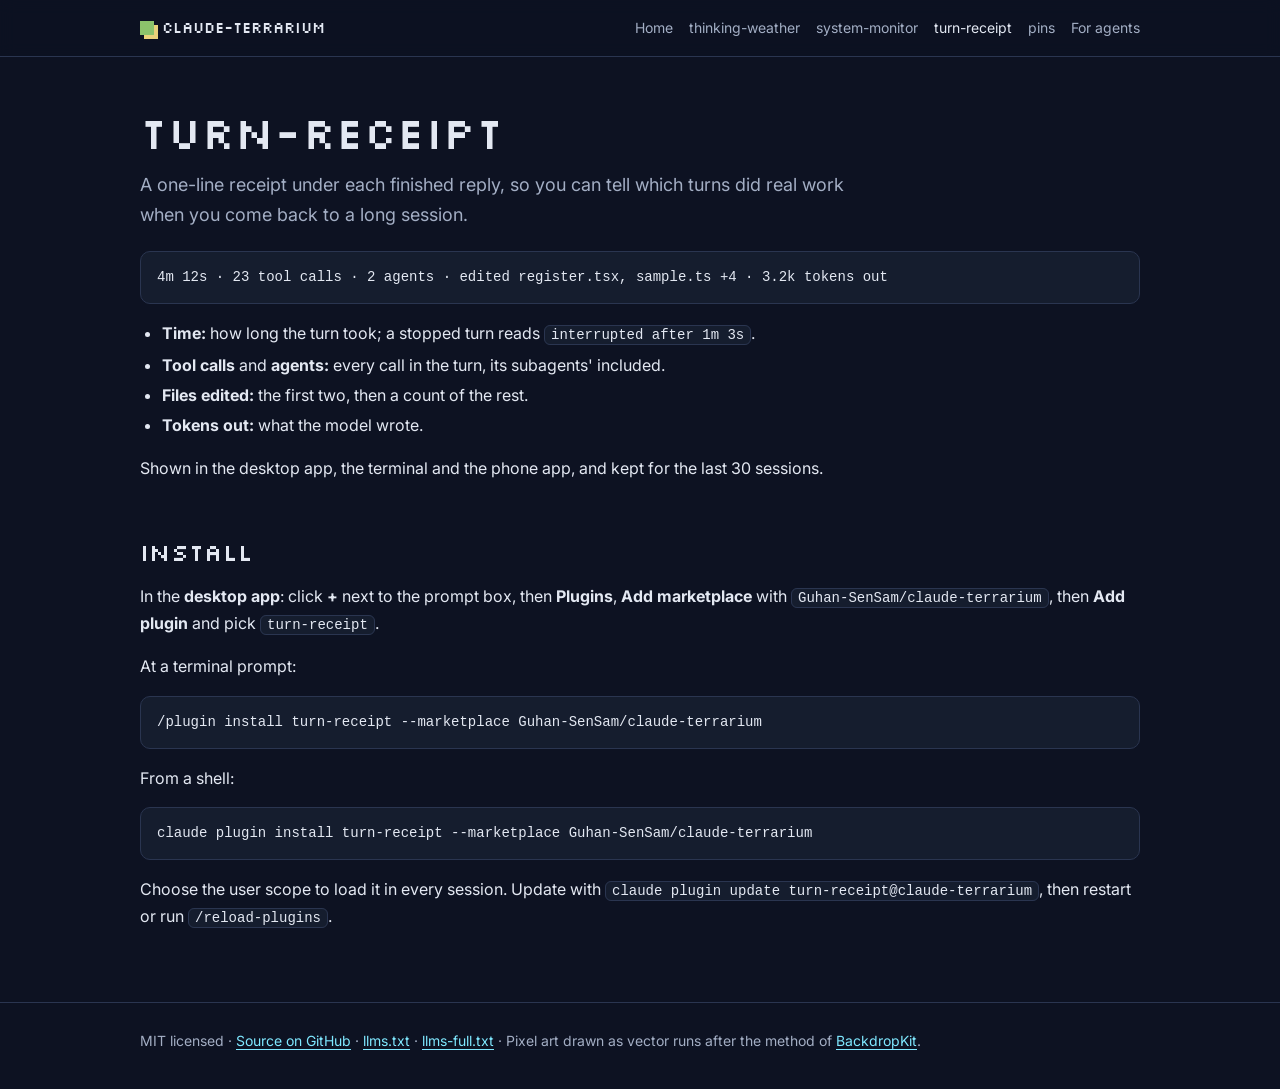
<file: docs/turn-receipt.html>
<!doctype html>
<html lang="en">
<head>
<meta charset="utf-8">
<meta name="viewport" content="width=device-width, initial-scale=1">
<title>turn-receipt · claude-terrarium</title>
<meta name="description" content="A one-line receipt under each finished Claude Code reply.">
<link rel="alternate" type="text/plain" href="llms.txt" title="For AI agents">
<link rel="preconnect" href="https://fonts.googleapis.com">
<link rel="preconnect" href="https://fonts.gstatic.com" crossorigin>
<link href="https://fonts.googleapis.com/css2?family=Inter:wght@400;600&family=Silkscreen&display=swap" rel="stylesheet">
<link rel="stylesheet" href="style.css">
<meta property="og:title" content="turn-receipt · claude-terrarium">
<meta property="og:description" content="A one-line receipt under each finished Claude Code reply.">
<meta property="og:image" content="images/hero.png">
</head>
<body>
<header class="top"><div class="wrap">
<a class="brand" href="index.html">claude-terrarium</a>
<nav><a href="index.html">Home</a> <a href="thinking-weather.html">thinking-weather</a> <a href="system-monitor.html">system-monitor</a> <a href="turn-receipt.html" aria-current="page">turn-receipt</a> <a href="pins.html">pins</a> <a href="agents.html">For agents</a></nav>
</div></header>

<main class="wrap">
<div class="page-head">
<h1>turn-receipt</h1>
<p class="lede">A one-line receipt under each finished reply, so you can tell which turns did real work when you come back to a long session.</p>
</div>
<pre>4m 12s · 23 tool calls · 2 agents · edited register.tsx, sample.ts +4 · 3.2k tokens out</pre>
<ul>
<li><strong>Time:</strong> how long the turn took; a stopped turn reads <code>interrupted after 1m 3s</code>.</li>
<li><strong>Tool calls</strong> and <strong>agents:</strong> every call in the turn, its subagents' included.</li>
<li><strong>Files edited:</strong> the first two, then a count of the rest.</li>
<li><strong>Tokens out:</strong> what the model wrote.</li>
</ul>
<p>Shown in the desktop app, the terminal and the phone app, and kept for the last 30 sessions.</p>
<h2 id="install">Install</h2>
<p>In the <strong>desktop app</strong>: click <strong>+</strong> next to the prompt box, then <strong>Plugins</strong>, <strong>Add marketplace</strong> with <code>Guhan-SenSam/claude-terrarium</code>, then <strong>Add plugin</strong> and pick <code>turn-receipt</code>.</p>
<p>At a terminal prompt:</p>
<pre>/plugin install turn-receipt --marketplace Guhan-SenSam/claude-terrarium</pre>
<p>From a shell:</p>
<pre>claude plugin install turn-receipt --marketplace Guhan-SenSam/claude-terrarium</pre>
<p>Choose the user scope to load it in every session. Update with <code>claude plugin update turn-receipt@claude-terrarium</code>, then restart or run <code>/reload-plugins</code>.</p>

</main>
<footer><div class="wrap">
MIT licensed · <a href="https://github.com/Guhan-SenSam/claude-terrarium">Source on GitHub</a> ·
<a href="llms.txt">llms.txt</a> · <a href="llms-full.txt">llms-full.txt</a> ·
Pixel art drawn as vector runs after the method of <a href="https://github.com/winchxyz/backdropkit">BackdropKit</a>.
</div></footer>
</body>
</html>
</file>
<file: docs/style.css>
:root {
  --bg: #0d1222;
  --bg-2: #151d2e;
  --card: #1a2338;
  --line: #2a3550;
  --text: #e3e8f2;
  --muted: #a3aec4;
  --meadow: #8cc36b;
  --wheat: #ead27a;
  --lantern: #ffb347;
  --neon: #7fe8ff;
  --violet: #b98cff;
  --radius: 12px;
  --pixel: 'Silkscreen', ui-monospace, monospace;
  --body: 'Inter', system-ui, -apple-system, 'Segoe UI', sans-serif;
  --mono: ui-monospace, 'SFMono-Regular', Menlo, Consolas, monospace;
}

* { box-sizing: border-box; }
html { scroll-behavior: smooth; }
body {
  margin: 0;
  background: var(--bg);
  color: var(--text);
  font: 16px/1.65 var(--body);
  -webkit-font-smoothing: antialiased;
}
img { max-width: 100%; height: auto; image-rendering: pixelated; border-radius: var(--radius); display: block; }
a { color: var(--neon); text-underline-offset: 3px; }
a:hover { color: #fff; }

.wrap { max-width: 1040px; margin: 0 auto; padding: 0 20px; }

/* top bar */
.top { position: sticky; top: 0; z-index: 10; background: rgba(13, 18, 34, .92); backdrop-filter: blur(8px); border-bottom: 1px solid var(--line); }
.top .wrap { display: flex; align-items: center; gap: 18px; height: 56px; overflow-x: auto; white-space: nowrap; }
.brand { font-family: var(--pixel); font-size: 15px; color: var(--text); text-decoration: none; margin-right: auto; display: flex; align-items: center; gap: 8px; }
.brand::before { content: ''; width: 14px; height: 14px; background: var(--meadow); box-shadow: 4px 4px 0 var(--wheat); }
.top nav a { color: var(--muted); text-decoration: none; font-size: 14px; }
.top nav a:hover, .top nav a[aria-current] { color: var(--text); }
.top nav { display: flex; gap: 16px; }

/* hero */
.hero { position: relative; }
.hero img { border-radius: 0; width: 100%; max-height: 560px; object-fit: cover; }
.hero .over { position: absolute; left: 0; right: 0; bottom: 0; padding: 40px 0 28px; background: linear-gradient(transparent, rgba(13, 18, 34, .92)); }
h1, h2, h3 { font-family: var(--pixel); font-weight: 400; line-height: 1.25; letter-spacing: .3px; }
h1 { font-size: clamp(26px, 5vw, 44px); margin: 0 0 10px; }
h2 { font-size: 24px; margin: 56px 0 14px; }
h3 { font-size: 17px; margin: 28px 0 8px; color: var(--wheat); }
.lede { font-size: 18px; color: var(--muted); max-width: 720px; margin: 0; }
.page-head { padding: 48px 0 8px; }

/* cards */
.cards { display: grid; grid-template-columns: repeat(auto-fit, minmax(230px, 1fr)); gap: 16px; margin-top: 18px; }
.card { background: var(--card); border: 1px solid var(--line); border-radius: var(--radius); padding: 18px; text-decoration: none; color: var(--text); display: flex; flex-direction: column; gap: 8px; }
.card:hover { border-color: var(--neon); color: var(--text); }
.card h3 { margin: 0; color: var(--text); }
.card p { margin: 0; color: var(--muted); font-size: 15px; }
.tag { font-family: var(--mono); font-size: 12px; color: var(--meadow); }

/* galleries */
.gallery { display: grid; grid-template-columns: repeat(auto-fit, minmax(280px, 1fr)); gap: 14px; margin: 18px 0; }
figure { margin: 0; }
figcaption { color: var(--muted); font-size: 14px; margin-top: 6px; }
.wide { margin: 20px 0; }

/* text blocks */
pre, code { font-family: var(--mono); font-size: 14px; }
pre { background: var(--bg-2); border: 1px solid var(--line); border-radius: 10px; padding: 14px 16px; overflow-x: auto; }
:not(pre) > code { background: var(--bg-2); border: 1px solid var(--line); border-radius: 6px; padding: 1px 6px; }
table { width: 100%; border-collapse: collapse; margin: 14px 0; font-size: 15px; display: block; overflow-x: auto; }
th, td { text-align: left; padding: 9px 12px; border-bottom: 1px solid var(--line); vertical-align: top; }
th { color: var(--wheat); font-weight: 600; }
.note { border-left: 3px solid var(--lantern); background: var(--bg-2); padding: 10px 14px; border-radius: 0 10px 10px 0; color: var(--muted); }
ul { padding-left: 22px; }
li { margin: 4px 0; }

.steps { counter-reset: s; list-style: none; padding: 0; }
.steps li { counter-increment: s; position: relative; padding-left: 40px; margin: 12px 0; }
.steps li::before { content: counter(s); position: absolute; left: 0; top: 1px; width: 26px; height: 26px; background: var(--meadow); color: var(--bg); font-family: var(--pixel); font-size: 13px; display: grid; place-items: center; }

footer { margin-top: 72px; border-top: 1px solid var(--line); padding: 26px 0 40px; color: var(--muted); font-size: 14px; }

@media (max-width: 640px) {
  body { font-size: 15px; }
  .hero .over { position: static; background: none; padding: 20px 0 0; }
  h2 { margin-top: 40px; }
}
</file>
